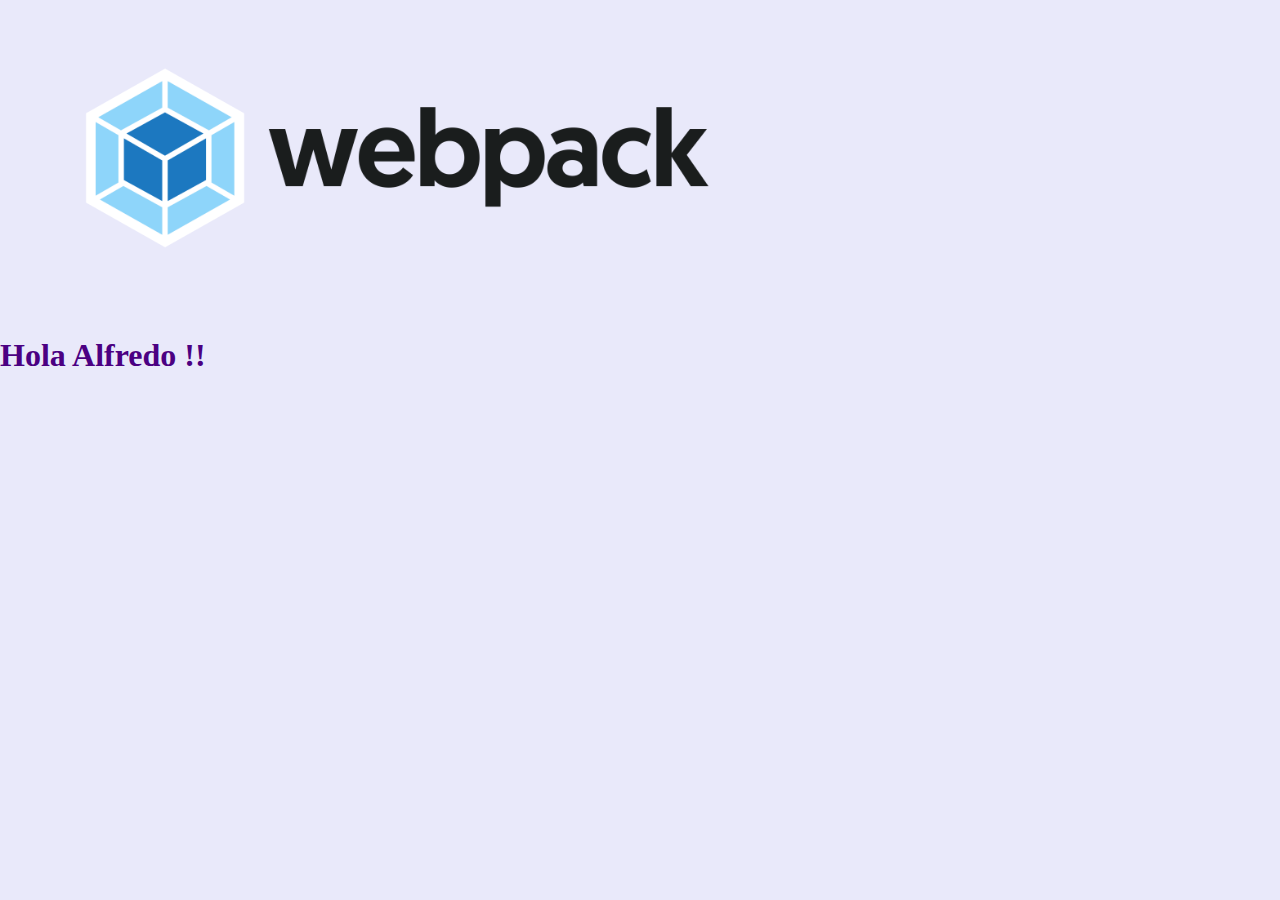
<file: docs/index.html>
<!doctype html><html lang="en"><head><meta charset="UTF-8"><meta http-equiv="X-UA-Compatible" content="IE=edge"><meta name="viewport" content="width=device-width,initial-scale=1"><title>Document</title><script defer="defer" src="main.0d5943af58a3db37f091.js"></script><link href="main.6ece367eb67ad0ff6d11.css" rel="stylesheet"></head><body><img src="assets/img/webpack-logo.png" alt="Webpack logo"></body></html>
</file>
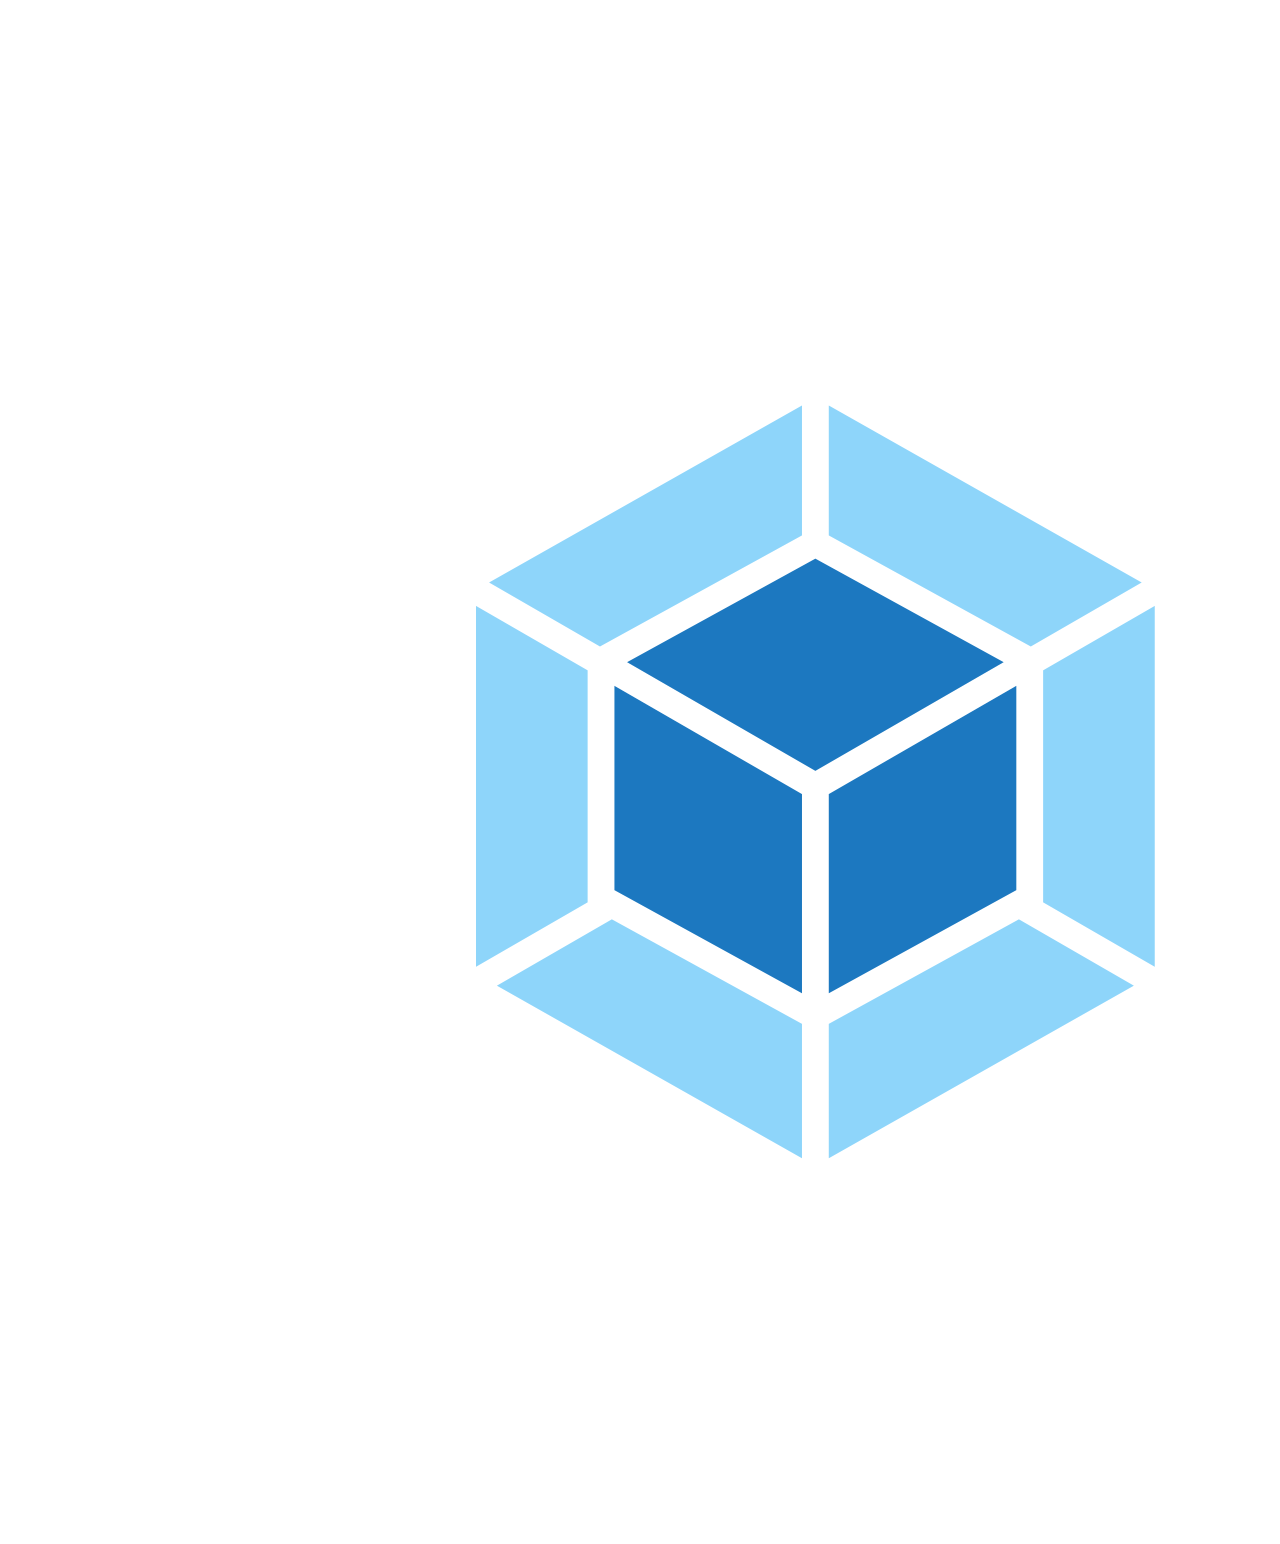
<file: src/index.html>
<!DOCTYPE html>
<html lang="en">
<head>
    <meta charset="UTF-8">
    <meta http-equiv="X-UA-Compatible" content="IE=edge">
    <meta name="viewport" content="width=device-width, initial-scale=1.0">
    <title>Document</title>
</head>
<body>
    <img src="assets/img/webpack-logo.png" alt="Webpack logo">
    
</body>
</html>
<!-- npm run build -->
<!-- https://webpack.js.org/plugins/html-webpack-plugin/ -->
<!-- https://webpack.js.org/loaders/html-loader/ -->
<!-- cd dist | http-server -o | paquete de node para correr sobre un server local-->
<!-- https://webpack.js.org/configuration/dev-server/-->
<!-- npm i -D webpack-dev-server -->
<!-- npm run start || npm start -->

<!-- https://webpack.js.org/loaders/style-loader/ -->
<!-- npm install --save-dev style-loader-->
<!-- https://webpack.js.org/loaders/css-loader/ -->
<!-- npm install --save-dev css-loader -->

<!-- https://v4.webpack.js.org/loaders/file-loader/ -->
<!-- npm install file-loader --save-dev-->

<!-- https://webpack.js.org/plugins/copy-webpack-plugin/ -->
<!-- npm install copy-webpack-plugin --save-dev-->

<!-- npm i -D css-minimizer-webpack-plugin terser-webpack-plugin -->

<!-- https://babeljs.io/ -->
<!-- npm install --save-dev babel-loader @babel/core-->
<!-- npm install @babel/preset-env --save-dev-->
</file>
<file: docs/main.6ece367eb67ad0ff6d11.css>
body,html{background-color:#e9e9fa;margin:0}img{width:800px}
</file>
